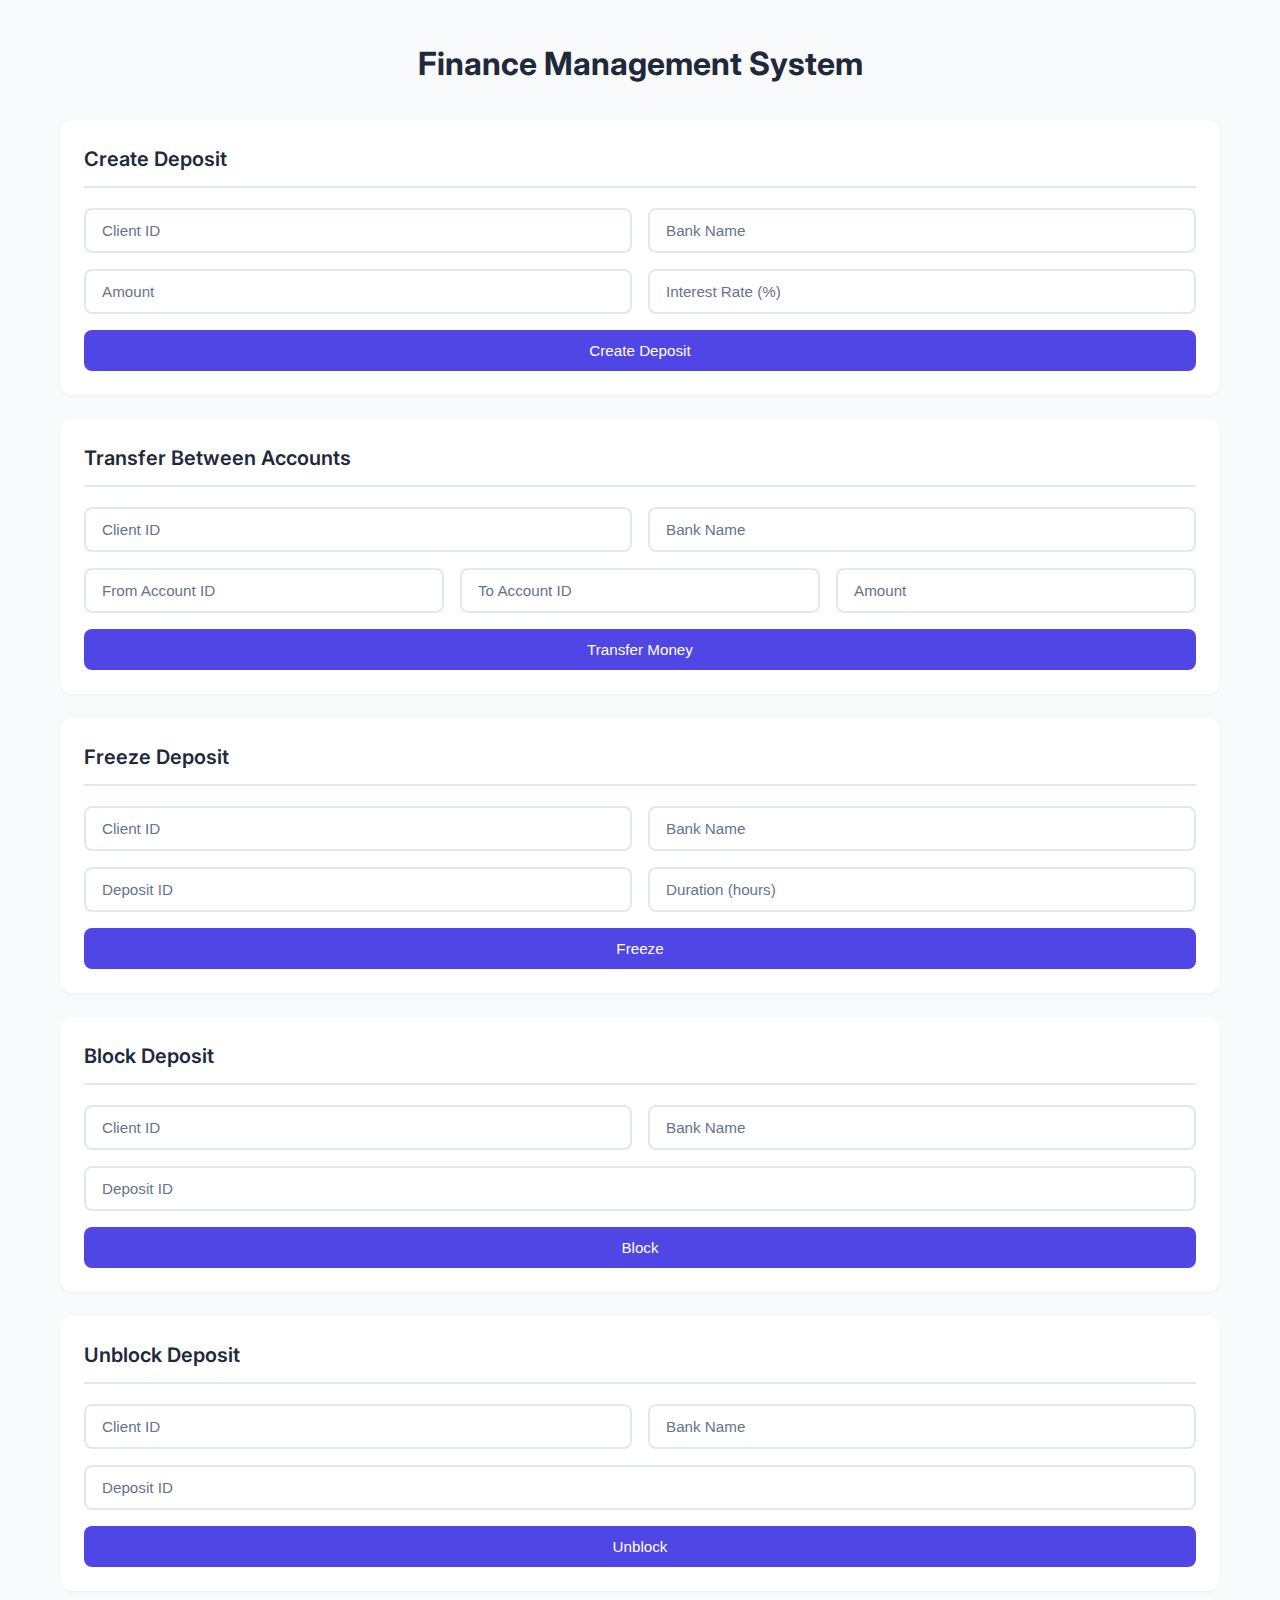
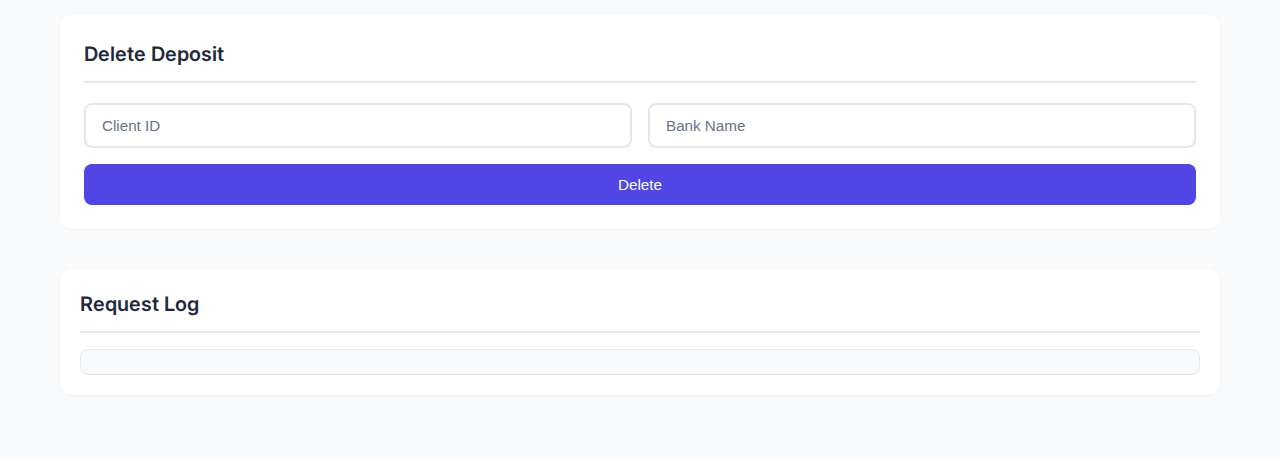
<file: static/index.html>
<!DOCTYPE html>
<html>
<head>
    <title>Finance Management</title>
    <link href="https://fonts.googleapis.com/css2?family=Inter:wght@400;500;600&display=swap" rel="stylesheet">
    <link rel="stylesheet" href="/static/styles.css">
    <link rel="stylesheet" href="https://cdnjs.cloudflare.com/ajax/libs/font-awesome/6.0.0/css/all.min.css">
</head>
<body>
    <div class="container">
        <h1>Finance Management System</h1>

        <!-- Create Deposit -->
        <div class="card">
            <h3>Create Deposit</h3>
            <div class="input-group">
                <input type="number" id="create_client_id" placeholder="Client ID">
                <input type="text" id="create_bank_name" placeholder="Bank Name">
            </div>
            <div class="input-group">
                <input type="number" id="create_amount" placeholder="Amount">
                <input type="number" id="create_interest" step="0.1" placeholder="Interest Rate (%)">
            </div>
            <button onclick="createDeposit()">Create Deposit</button>
            <div id="create_response" class="response"></div>
        </div>

        <!-- Transfer Between Accounts -->
        <div class="card">
            <h3>Transfer Between Accounts</h3>
            <div class="input-group">
                <input type="number" id="transfer_client_id" placeholder="Client ID">
                <input type="text" id="transfer_bank_name" placeholder="Bank Name">
            </div>
            <div class="input-group">
                <input type="number" id="from_account" placeholder="From Account ID">
                <input type="number" id="to_account" placeholder="To Account ID">
                <input type="number" id="transfer_amount" placeholder="Amount">
            </div>
            <button onclick="transferBetweenAccounts()">Transfer Money</button>
            <div id="transfer_response" class="response"></div>
        </div>

        <!-- Freeze Deposit -->
        <div class="card">
            <h3>Freeze Deposit</h3>
            <div class="input-group">
                <input type="number" id="freeze_client_id" placeholder="Client ID">
                <input type="text" id="freeze_bank_name" placeholder="Bank Name">
            </div>
            <div class="input-group">
                <input type="number" id="freeze_deposit_id" placeholder="Deposit ID">
                <input type="number" id="freeze_duration" placeholder="Duration (hours)">
            </div>
            <button onclick="freezeDeposit()">Freeze</button>
            <div id="freeze_response" class="response"></div>
        </div>

        <!-- Block Deposit -->
        <div class="card">
            <h3>Block Deposit</h3>
            <div class="input-group">
                <input type="number" id="block_client_id" placeholder="Client ID">
                <input type="text" id="block_bank_name" placeholder="Bank Name">
            </div>
            <div class="input-group">
                <input type="number" id="block_deposit_id" placeholder="Deposit ID">
            </div>
            <button onclick="blockDeposit()">Block</button>
            <div id="block_response" class="response"></div>
        </div>

        <!-- Unblock Deposit -->
        <div class="card">
            <h3>Unblock Deposit</h3>
            <div class="input-group">
                <input type="number" id="unblock_client_id" placeholder="Client ID">
                <input type="text" id="unblock_bank_name" placeholder="Bank Name">
            </div>
            <div class="input-group">
                <input type="number" id="unblock_deposit_id" placeholder="Deposit ID">
            </div>
            <button onclick="unblockDeposit()">Unblock</button>
            <div id="unblock_response" class="response"></div>
        </div>

        <!-- Delete Deposit -->
        <div class="card">
            <h3>Delete Deposit</h3>
            <div class="input-group">
                <input type="number" id="delete_client_id" placeholder="Client ID">
                <input type="text" id="delete_bank_name" placeholder="Bank Name">
            </div>
            <button onclick="deleteDeposit()">Delete</button>
            <div id="delete_response" class="response"></div>
        </div>

        <!-- Request Log -->
        <div class="card" id="request-log">
            <h3>Request Log</h3>
            <div id="request-log-entries"></div>
        </div>
    </div>

    <script src="/static/app.js"></script>
</body>
</html>
</file>
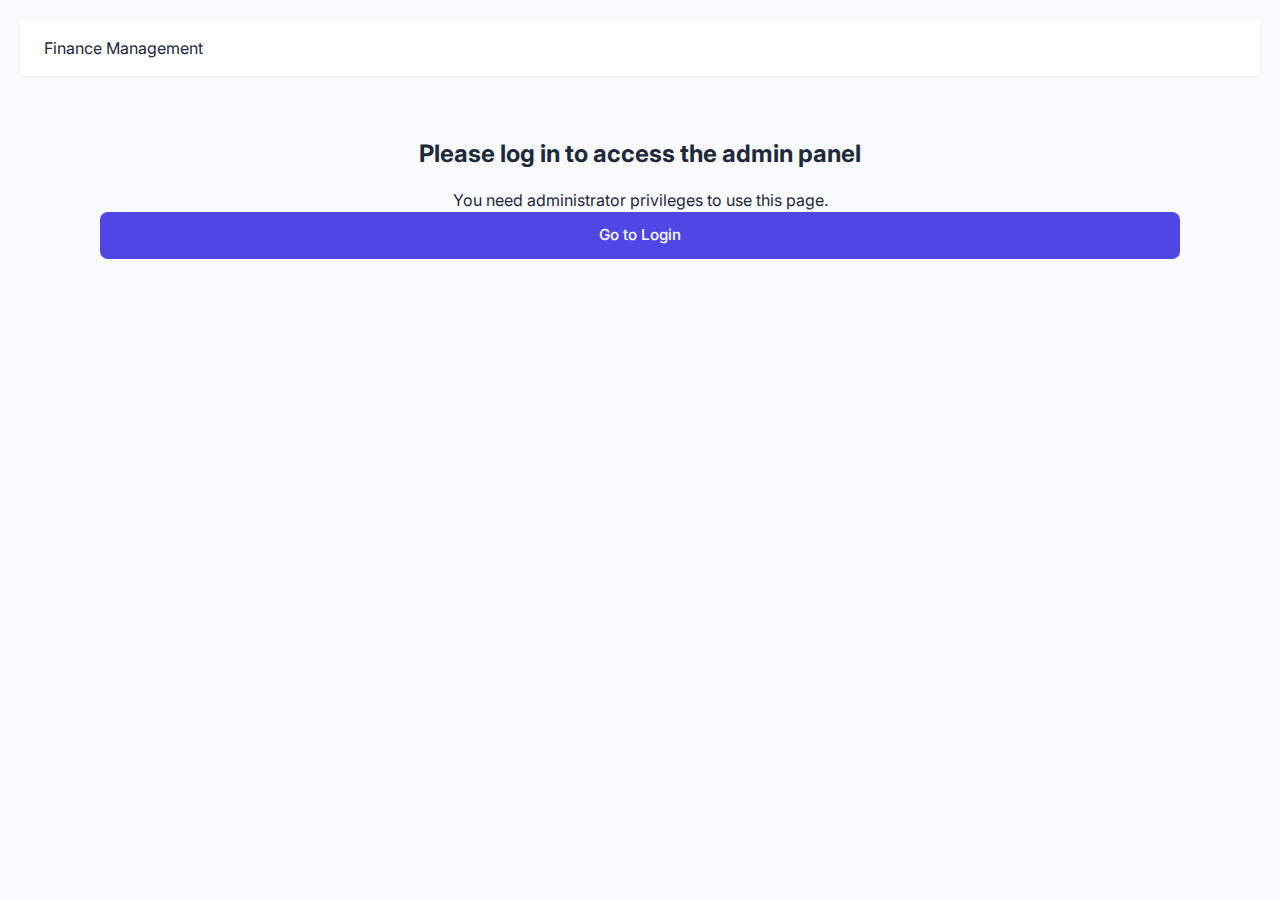
<file: static/admin.html>
<!DOCTYPE html>
<html>
<head>
    <title>Finance Management - Admin Panel</title>
    <link href="https://fonts.googleapis.com/css2?family=Inter:wght@400;500;600&display=swap" rel="stylesheet">
    <link rel="stylesheet" href="https://cdnjs.cloudflare.com/ajax/libs/font-awesome/6.0.0-beta3/css/all.min.css">
    <link rel="stylesheet" href="/static/styles.css">
    <meta name="viewport" content="width=device-width, initial-scale=1.0">
    <style>
        .admin-section {
            margin-bottom: 30px;
        }
        
        .admin-table {
            width: 100%;
            border-collapse: collapse;
            margin-top: 15px;
        }
        
        .admin-table th, .admin-table td {
            padding: 12px 15px;
            text-align: left;
            border-bottom: 1px solid #e2e8f0;
        }
        
        .admin-table th {
            background-color: #f1f5f9;
            font-weight: 600;
        }
        
        .user-actions {
            display: flex;
            gap: 8px;
        }
        
        .user-role {
            display: inline-block;
            padding: 3px 8px;
            border-radius: 3px;
            font-size: 0.8rem;
            font-weight: 500;
        }
        
        .role-client {
            background-color: #e2f8f0;
            color: #0d9488;
        }
        
        .role-admin {
            background-color: #fef2f2;
            color: #dc2626;
        }
        
        .no-users-message {
            text-align: center;
            padding: 30px;
            color: #64748b;
            font-style: italic;
        }
        
        .refresh-button {
            display: flex;
            align-items: center;
            gap: 8px;
            margin-bottom: 15px;
        }
    </style>
</head>
<body>
    <div class="navbar">
        <div class="logo">Finance Management</div>
        <div id="user-info" style="display: none;"></div>
    </div>

    <div class="container">
        <!-- Authentication check message -->
        <div id="auth-check" style="display: none; text-align: center; padding: 40px;">
            <h2>Please log in to access the admin panel</h2>
            <p>You need administrator privileges to use this page.</p>
            <a href="/auth" class="button primary">Go to Login</a>
        </div>

        <!-- Admin panel content -->
        <div id="app-content" style="display: none;">
            <div class="card">
                <h2>Admin Panel</h2>
                <p>Manage system users and settings</p>
                
                <!-- Admin Tabs -->
                <div class="admin-tabs">
                    <button class="tab-button active" data-tab="approvals-tab">User Approvals</button>
                    <button class="tab-button" data-tab="logs-tab">Action Logs</button>
                    <button class="tab-button" data-tab="actions-tab">User Actions</button>
                </div>
                
                <!-- User Approvals Tab -->
                <div id="approvals-tab" class="tab-content active">
                    <div class="admin-section">
                        <div class="section-header">
                            <h3>Pending User Approvals</h3>
                            <button class="refresh-button" onclick="loadPendingUsers()">
                                <i class="fas fa-sync-alt"></i> Refresh
                            </button>
                        </div>
                        
                        <div id="pending-users-container">
                            <div class="loading">Loading pending users...</div>
                        </div>
                    </div>
                </div>
                
                <!-- Action Logs Tab -->
                <div id="logs-tab" class="tab-content">
                    <div class="admin-section">
                        <div class="section-header">
                            <h3>Action Logs</h3>
                            <button class="refresh-button" onclick="loadActionLogs()">
                                <i class="fas fa-sync-alt"></i> Refresh
                            </button>
                        </div>
                        
                        <div class="filter-controls">
                            <div class="form-group">
                                <label for="log-filter-user">Username</label>
                                <input type="text" id="log-filter-user" placeholder="Filter by username">
                            </div>
                            <div class="form-group">
                                <label for="log-filter-start-date">From Date</label>
                                <input type="date" id="log-filter-start-date">
                            </div>
                            <div class="form-group">
                                <label for="log-filter-end-date">To Date</label>
                                <input type="date" id="log-filter-end-date">
                            </div>
                            <div class="form-group">
                                <label for="log-filter-type">Action Type</label>
                                <select id="log-filter-type">
                                    <option value="">All Types</option>
                                    <option value="create">Create Deposit</option>
                                    <option value="transfer">Transfer</option>
                                    <option value="freeze">Freeze</option>
                                    <option value="block">Block</option>
                                    <option value="unblock">Unblock</option>
                                    <option value="delete">Delete</option>
                                </select>
                            </div>
                            <button onclick="applyLogFilters()">Apply Filters</button>
                        </div>
                        
                        <div id="logs-container">
                            <div class="loading">Loading logs...</div>
                        </div>
                    </div>
                </div>
                
                <!-- User Actions Tab -->
                <div id="actions-tab" class="tab-content">
                    <div class="admin-section">
                        <div class="section-header">
                            <h3>Cancel User Actions</h3>
                        </div>
                        
                        <div class="admin-alert">
                            <i class="fas fa-exclamation-triangle"></i>
                            <p><strong>Warning:</strong> Cancelling user actions is irreversible and may affect their financial data.</p>
                        </div>
                        
                        <div class="form-group">
                            <label for="cancel-user-id">User ID</label>
                            <input type="number" id="cancel-user-id" placeholder="Enter user ID">
                        </div>
                        
                        <button class="danger-button" onclick="confirmCancelUserActions()">Cancel All User Actions</button>
                        
                        <div id="cancel-actions-response" class="response-container"></div>
                    </div>
                </div>
            </div>
        </div>
    </div>

    <script src="/static/app.js"></script>
    <script>
        document.addEventListener('DOMContentLoaded', function() {
            const authToken = sessionStorage.getItem('authToken');
            const userRole = sessionStorage.getItem('userRole');
            
            if (authToken && userRole === 'admin') {
                document.getElementById('app-content').style.display = 'block';
                document.getElementById('auth-check').style.display = 'none';
                
                // Display user info
                const userID = sessionStorage.getItem('userID');
                const username = sessionStorage.getItem('username') || userID;
                
                const userInfo = document.getElementById('user-info');
                userInfo.innerHTML = `
                    <div class="user-info-details">
                        <span class="username">${username}</span>
                        <span class="user-role admin">Administrator</span>
                    </div>
                    <button onclick="logoutUser()">Logout</button>
                `;
                userInfo.style.display = 'flex';
                
                // Load pending users
                loadPendingUsers();
            } else {
                document.getElementById('app-content').style.display = 'none';
                document.getElementById('auth-check').style.display = 'block';
            }
        });

        async function loadPendingUsers() {
            const container = document.getElementById('pending-users-container');
            container.innerHTML = '<div class="loading">Loading pending users...</div>';
            
            try {
                const response = await fetch('/admin/pending-users', {
                    method: 'GET',
                    headers: {
                        'Authorization': 'Bearer ' + sessionStorage.getItem('authToken'),
                        'Content-Type': 'application/json'
                    }
                });
                
                const result = await response.json();
                
                if (!response.ok) {
                    throw new Error(result.error || 'Failed to load pending users');
                }
                
                if (!result.pending_users || result.pending_users.length === 0) {
                    container.innerHTML = '<div class="no-users-message">No pending user approvals at this time</div>';
                    return;
                }
                
                // Create table to display pending users
                let html = `
                    <table class="admin-table">
                        <thead>
                            <tr>
                                <th>Username</th>
                                <th>Email</th>
                                <th>Role</th>
                                <th>Registration Date</th>
                                <th>Actions</th>
                            </tr>
                        </thead>
                        <tbody>
                `;
                
                result.pending_users.forEach(user => {
                    const createdDate = new Date(user.created_at).toLocaleString();
                    const roleClass = user.role === 'admin' ? 'role-admin' : 'role-client';
                    
                    html += `
                        <tr data-user-id="${user.id}">
                            <td>${user.username}</td>
                            <td>${user.email || '-'}</td>
                            <td><span class="user-role ${roleClass}">${user.role}</span></td>
                            <td>${createdDate}</td>
                            <td class="user-actions">
                                <button class="button success" onclick="approveUser(${user.id})">Approve</button>
                                <button class="button danger" onclick="rejectUser(${user.id})">Reject</button>
                            </td>
                        </tr>
                    `;
                });
                
                html += `
                        </tbody>
                    </table>
                `;
                
                container.innerHTML = html;
            } catch (error) {
                container.innerHTML = `<div class="error-message">Error: ${error.message}</div>`;
            }
        }
        
        async function approveUser(userId) {
            try {
                const response = await fetch('/admin/approve-user', {
                    method: 'POST',
                    headers: {
                        'Authorization': 'Bearer ' + sessionStorage.getItem('authToken'),
                        'Content-Type': 'application/json'
                    },
                    body: JSON.stringify({ user_id: userId })
                });
                
                const result = await response.json();
                
                if (response.ok) {
                    showFeedback('success', 'User approved successfully');
                    // Remove the user row from the table
                    const userRow = document.querySelector(`tr[data-user-id="${userId}"]`);
                    if (userRow) userRow.remove();
                    
                    // Check if there are no more users in the table
                    const tableRows = document.querySelectorAll('.admin-table tbody tr');
                    if (tableRows.length === 0) {
                        document.getElementById('pending-users-container').innerHTML = 
                            '<div class="no-users-message">No pending user approvals at this time</div>';
                    }
                } else {
                    showFeedback('error', result.error || 'Failed to approve user');
                }
            } catch (error) {
                showFeedback('error', 'Error: ' + error.message);
            }
        }
        
        async function rejectUser(userId) {
            if (!confirm('Are you sure you want to reject this user? This will delete their account.')) {
                return;
            }
            
            try {
                const response = await fetch('/admin/reject-user', {
                    method: 'POST',
                    headers: {
                        'Authorization': 'Bearer ' + sessionStorage.getItem('authToken'),
                        'Content-Type': 'application/json'
                    },
                    body: JSON.stringify({ user_id: userId })
                });
                
                const result = await response.json();
                
                if (response.ok) {
                    showFeedback('success', 'User rejected successfully');
                    // Remove the user row from the table
                    const userRow = document.querySelector(`tr[data-user-id="${userId}"]`);
                    if (userRow) userRow.remove();
                    
                    // Check if there are no more users in the table
                    const tableRows = document.querySelectorAll('.admin-table tbody tr');
                    if (tableRows.length === 0) {
                        document.getElementById('pending-users-container').innerHTML = 
                            '<div class="no-users-message">No pending user approvals at this time</div>';
                    }
                } else {
                    showFeedback('error', result.error || 'Failed to reject user');
                }
            } catch (error) {
                showFeedback('error', 'Error: ' + error.message);
            }
        }

        function showFeedback(type, message) {
            // This is a placeholder for the feedback display method
            // It should match what's used in app.js
            console.log(`${type}: ${message}`);
            
            const existingFeedback = document.querySelector('.feedback-message');
            if (existingFeedback) {
                document.body.removeChild(existingFeedback);
            }
            
            const feedback = document.createElement('div');
            feedback.className = `feedback-message ${type}`;
            
            let icon = '';
            switch(type) {
                case 'success': icon = '<i class="fas fa-check-circle"></i>'; break;
                case 'error': icon = '<i class="fas fa-exclamation-circle"></i>'; break;
                case 'info': icon = '<i class="fas fa-info-circle"></i>'; break;
            }
            
            feedback.innerHTML = `
                <div class="feedback-icon">${icon}</div>
                <div class="feedback-text">${message}</div>
                <button class="feedback-close">&times;</button>
            `;
            
            document.body.appendChild(feedback);
            
            setTimeout(() => {
                feedback.classList.add('visible');
            }, 10);
            
            const closeButton = feedback.querySelector('.feedback-close');
            closeButton.addEventListener('click', () => {
                feedback.classList.add('fade-out');
                setTimeout(() => {
                    if (feedback.parentNode) {
                        document.body.removeChild(feedback);
                    }
                }, 300);
            });
            
            if (type === 'success') {
                setTimeout(() => {
                    if (feedback.parentNode) {
                        feedback.classList.add('fade-out');
                        setTimeout(() => {
                            if (feedback.parentNode) {
                                document.body.removeChild(feedback);
                            }
                        }, 300);
                    }
                }, 5000);
            }
        }

        // Tab switching for admin panel
        const tabButtons = document.querySelectorAll('.tab-button');
        tabButtons.forEach(button => {
            button.addEventListener('click', function() {
                // Remove active class from all buttons
                tabButtons.forEach(btn => btn.classList.remove('active'));
                
                // Add active class to current button
                this.classList.add('active');
                
                // Hide all tab content
                const tabContents = document.querySelectorAll('.tab-content');
                tabContents.forEach(content => content.classList.remove('active'));
                
                // Show the corresponding tab content
                const targetTabId = this.getAttribute('data-tab');
                document.getElementById(targetTabId).classList.add('active');
                
                // Load data based on selected tab
                if (targetTabId === 'logs-tab') {
                    loadActionLogs();
                } else if (targetTabId === 'approvals-tab') {
                    loadPendingUsers();
                }
            });
        });

        async function loadActionLogs(filters = {}) {
            const container = document.getElementById('logs-container');
            container.innerHTML = '<div class="loading">Loading action logs...</div>';
            
            try {
                // Build query string from filters
                const queryParams = new URLSearchParams();
                for (const [key, value] of Object.entries(filters)) {
                    if (value) queryParams.append(key, value);
                }
                
                const response = await fetch('/admin/action-logs?' + queryParams.toString(), {
                    method: 'GET',
                    headers: {
                        'Authorization': 'Bearer ' + sessionStorage.getItem('authToken'),
                        'Content-Type': 'application/json'
                    }
                });
                
                if (!response.ok) {
                    throw new Error('Failed to load action logs');
                }
                
                const result = await response.json();
                
                if (!result.database_logs || result.database_logs.length === 0) {
                    container.innerHTML = '<div class="no-data-message">No action logs found</div>';
                    return;
                }
                
                // Create table to display logs
                let html = `
                    <table class="admin-table">
                        <thead>
                            <tr>
                                <th>ID</th>
                                <th>User</th>
                                <th>Action</th>
                                <th>Amount</th>
                                <th>Details</th>
                                <th>Timestamp</th>
                                <th>Cancelled</th>
                            </tr>
                        </thead>
                        <tbody>
                `;
                
                result.database_logs.forEach(log => {
                    const date = new Date(log.timestamp).toLocaleString();
                    let cancelInfo = 'No';
                    
                    if (log.cancelled_by) {
                        const cancelDate = new Date(log.cancel_time).toLocaleString();
                        cancelInfo = `By Admin #${log.cancelled_by} on ${cancelDate}`;
                    }
                    
                    html += `
                        <tr>
                            <td>${log.id}</td>
                            <td>${log.username} (#${log.user_id})</td>
                            <td>${log.type}</td>
                            <td>${log.amount ? '$' + log.amount.toFixed(2) : '–'}</td>
                            <td>${log.metadata}</td>
                            <td>${date}</td>
                            <td>${cancelInfo}</td>
                        </tr>
                    `;
                });
                
                html += `
                        </tbody>
                    </table>
                `;
                
                // Add system logs section if available
                if (result.system_logs && result.system_logs.length > 0) {
                    html += `
                        <div class="system-logs-section">
                            <h4>System Logs</h4>
                            <div class="system-logs-container">
                                <pre>${result.system_logs.join("\n")}</pre>
                            </div>
                        </div>
                    `;
                }
                
                container.innerHTML = html;
            } catch (error) {
                container.innerHTML = `<div class="error-message">Error: ${error.message}</div>`;
            }
        }
        
        function applyLogFilters() {
            const filters = {
                username: document.getElementById('log-filter-user').value,
                start_date: document.getElementById('log-filter-start-date').value,
                end_date: document.getElementById('log-filter-end-date').value,
                type: document.getElementById('log-filter-type').value
            };
            
            loadActionLogs(filters);
        }
        
        function confirmCancelUserActions() {
            const userId = document.getElementById('cancel-user-id').value;
            
            if (!userId) {
                showFeedback('error', 'Please enter a user ID');
                return;
            }
            
            if (confirm(`Are you sure you want to cancel all actions for user ID ${userId}? This action cannot be undone.`)) {
                cancelUserActions(userId);
            }
        }
        
        async function cancelUserActions(userId) {
            try {
                const response = await fetch('/admin/cancel-user-actions', {
                    method: 'POST',
                    headers: {
                        'Authorization': 'Bearer ' + sessionStorage.getItem('authToken'),
                        'Content-Type': 'application/json'
                    },
                    body: JSON.stringify({ user_id: parseInt(userId) })
                });
                
                const result = await response.json();
                
                if (response.ok) {
                    showFeedback('success', `Successfully cancelled ${result.cancelled_count} user actions`);
                    
                    // Clear the input field
                    document.getElementById('cancel-user-id').value = '';
                    
                    // Update the response container
                    const responseContainer = document.getElementById('cancel-actions-response');
                    responseContainer.innerHTML = `
                        <div class="operation-status status-success">
                            <div class="status-icon"><i class="fas fa-check-circle"></i></div>
                            <div class="status-content">
                                <h4>Success</h4>
                                <p>Cancelled ${result.cancelled_count} actions for user #${userId}</p>
                            </div>
                        </div>
                    `;
                    responseContainer.classList.add('visible');
                } else {
                    showFeedback('error', result.error || 'Failed to cancel user actions');
                }
            } catch (error) {
                showFeedback('error', 'Error: ' + error.message);
            }
        }
    </script>

    <style>
        .admin-tabs {
            display: flex;
            border-bottom: 1px solid #e2e8f0;
            margin-bottom: 20px;
        }
        
        .tab-button {
            padding: 12px 24px;
            background: transparent;
            border: none;
            border-bottom: 3px solid transparent;
            font-weight: 500;
            color: #64748b;
            cursor: pointer;
            transition: all 0.3s ease;
        }
        
        .tab-button.active {
            color: var(--primary-color);
            border-bottom-color: var(--primary-color);
        }
        
        .tab-content {
            display: none;
        }
        
        .tab-content.active {
            display: block;
        }
        
        .admin-alert {
            display: flex;
            align-items: center;
            padding: 15px;
            margin-bottom: 20px;
            background-color: #fff8ed;
            border-left: 4px solid #f59e0b;
            border-radius: 4px;
        }
        
        .admin-alert i {
            font-size: 24px;
            color: #f59e0b;
            margin-right: 15px;
        }
        
        .danger-button {
            background-color: #dc2626;
        }
        
        .danger-button:hover {
            background-color: #b91c1c;
        }
        
        .system-logs-section {
            margin-top: 30px;
        }
        
        .system-logs-container {
            max-height: 400px;
            overflow-y: auto;
            background: #1e293b;
            color: #e2e8f0;
            border-radius: 6px;
            padding: 15px;
        }
        
        .system-logs-container pre {
            margin: 0;
            white-space: pre-wrap;
            font-family: monospace;
        }
    </style>
</body>
</html>
</file>
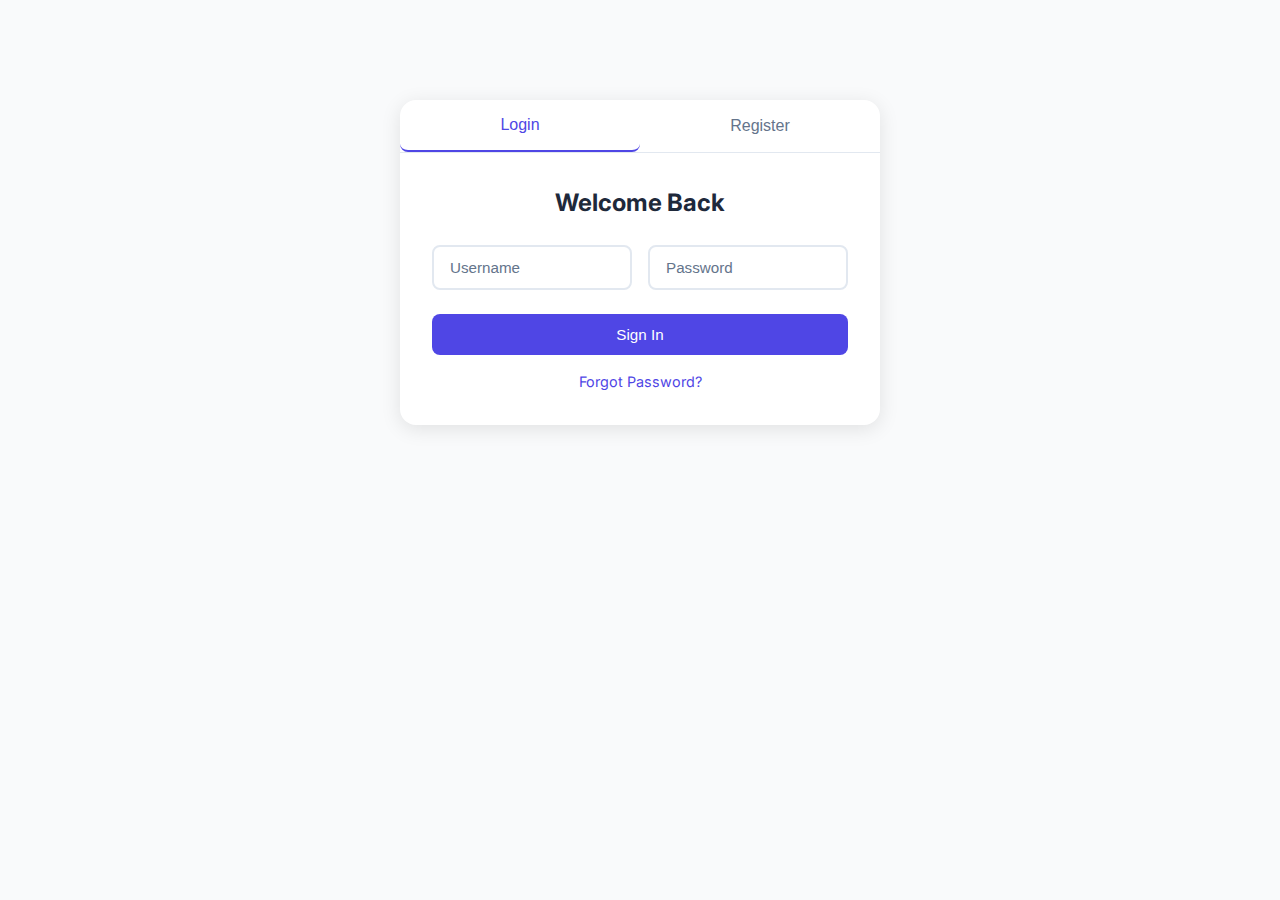
<file: static/auth.html>
<!DOCTYPE html>
<html>
<head>
    <title>Finance Management - Authentication</title>
    <link href="https://fonts.googleapis.com/css2?family=Inter:wght@400;500;600&display=swap" rel="stylesheet">
    <link rel="stylesheet" href="/static/styles.css">
    <link rel="stylesheet" href="/static/auth.css">
</head>
<body>
    <div class="container">
        <div class="auth-wrapper">
            <div class="auth-tabs">
                <button class="auth-tab active" onclick="switchTab('login')">Login</button>
                <button class="auth-tab" onclick="switchTab('register')">Register</button>
            </div>

            <!-- Login Form -->
            <div id="login-form" class="auth-form active">
                <h2>Welcome Back</h2>
                <div class="input-group">
                    <input type="text" id="login-nickname" placeholder="Username">
                    <input type="password" id="login-password" placeholder="Password">
                </div>
                <button onclick="login()">Sign In</button>
                <div class="form-footer">
                    <a href="#" onclick="showForgotPassword()">Forgot Password?</a>
                </div>
            </div>

            <!-- Register Form -->
            <div id="register-form" class="auth-form">
                <h2>Create Account</h2>
                <div class="input-group">
                    <input type="text" id="register-name" placeholder="Full Name">
                    <input type="text" id="register-email" placeholder="Email">
                    <input type="text" id="register-nickname" placeholder="Username">
                    <select id="register-role" class="role-select">
                        <option value="">Select Role</option>
                        <option value="client">Client</option>
                        <option value="admin">Admin</option>
                    </select>
                    <input type="password" id="register-password" placeholder="Password">
                    <input type="password" id="register-confirm-password" placeholder="Confirm Password">
                </div>
                <button onclick="register()">Create Account</button>
            </div>
        </div>
    </div>
    <script src="/static/auth.js"></script>
</body>
</html>
</file>
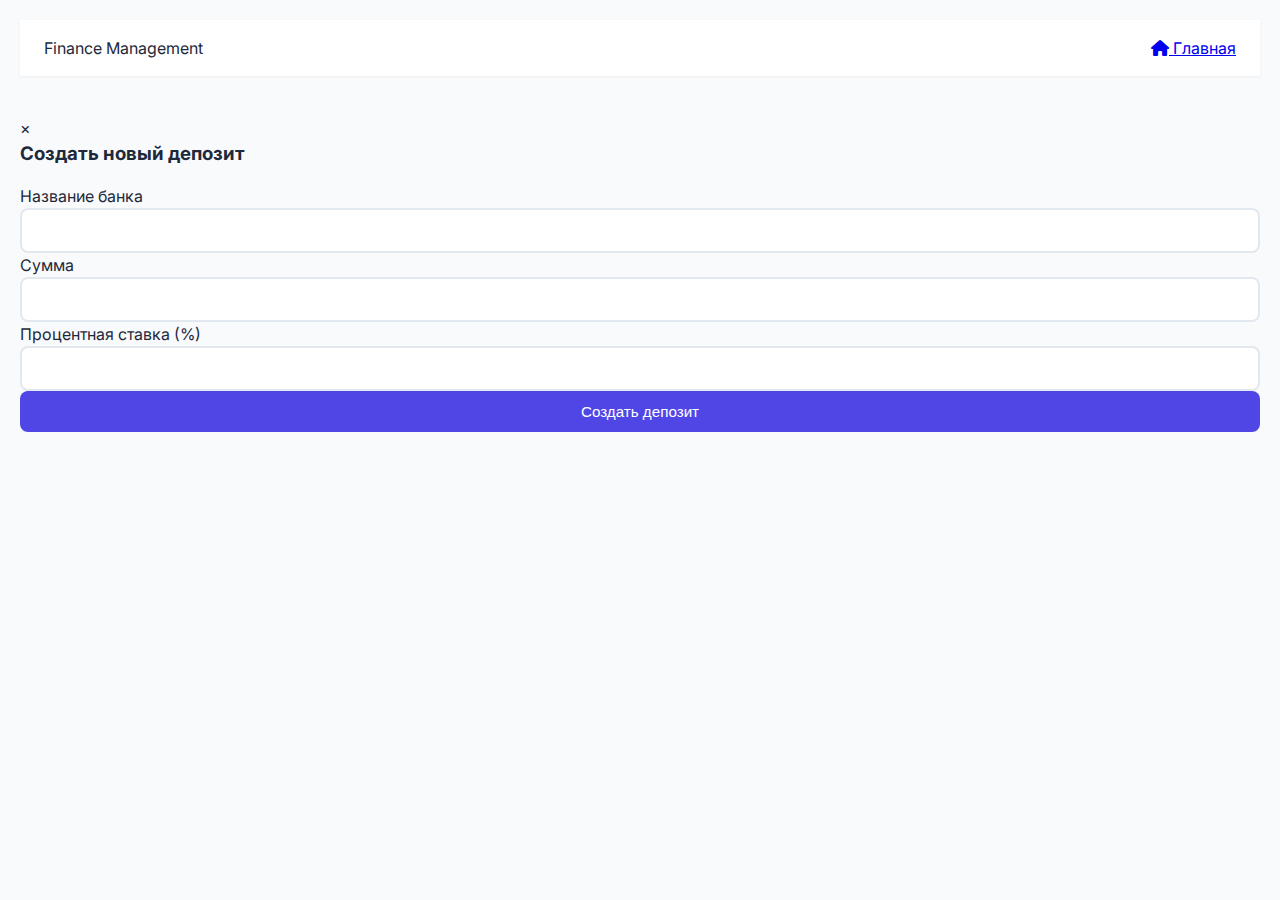
<file: static/deposits.html>
<!DOCTYPE html>
<html>
<head>
    <title>Управление депозитами - Finance Management</title>
    <link href="https://fonts.googleapis.com/css2?family=Inter:wght@400;500;600&display=swap" rel="stylesheet">
    <link rel="stylesheet" href="https://cdnjs.cloudflare.com/ajax/libs/font-awesome/6.0.0-beta3/css/all.min.css">
    <link rel="stylesheet" href="/static/styles.css">
    <meta name="viewport" content="width=device-width, initial-scale=1.0">
</head>
<body>
    <div class="navbar">
        <div class="logo">Finance Management</div>
        <div class="nav-links">
            <a href="/" class="nav-link"><i class="fas fa-home"></i> Главная</a>
        </div>
        <div id="user-info" style="display: none;"></div>
    </div>

    <div class="container">
        <div id="auth-check" style="display: none; text-align: center; padding: 40px;">
            <h2>Пожалуйста, войдите в систему</h2>
            <p>Для доступа к управлению депозитами необходима авторизация.</p>
            <a href="/auth" class="button primary">Войти</a>
        </div>

        <div id="app-content" style="display: none;">
            <div class="page-header">
                <h1>Управление депозитами</h1>
                <button class="primary-button" onclick="showCreateDepositModal()">
                    <i class="fas fa-plus"></i> Открыть новый депозит
                </button>
            </div>
        </div>
    </div>

    <!-- Create Deposit Modal -->
    <div id="create-deposit-modal" class="modal">
        <div class="modal-content">
            <span class="close" onclick="closeDepositModal()">&times;</span>
            <h3>Создать новый депозит</h3>
            <form id="create-deposit-form">
                <div class="form-group">
                    <label for="create_bank_name">Название банка</label>
                    <input type="text" id="create_bank_name" required>
                </div>
                <div class="form-group">
                    <label for="create_amount">Сумма</label>
                    <input type="number" id="create_amount" min="0" step="0.01" required>
                </div>
                <div class="form-group">
                    <label for="create_interest">Процентная ставка (%)</label>
                    <input type="number" id="create_interest" min="0" max="100" step="0.1" required>
                </div>
                <button type="button" onclick="createDeposit()" class="primary-button">Создать депозит</button>
            </form>
        </div>
    </div>

    <script src="/static/app.js"></script>
    <script>
        function closeDepositModal() {
            document.getElementById('create-deposit-modal').style.display = 'none';
            window.location.href = '/';
        }
    </script>
</body>
</html>
</file>
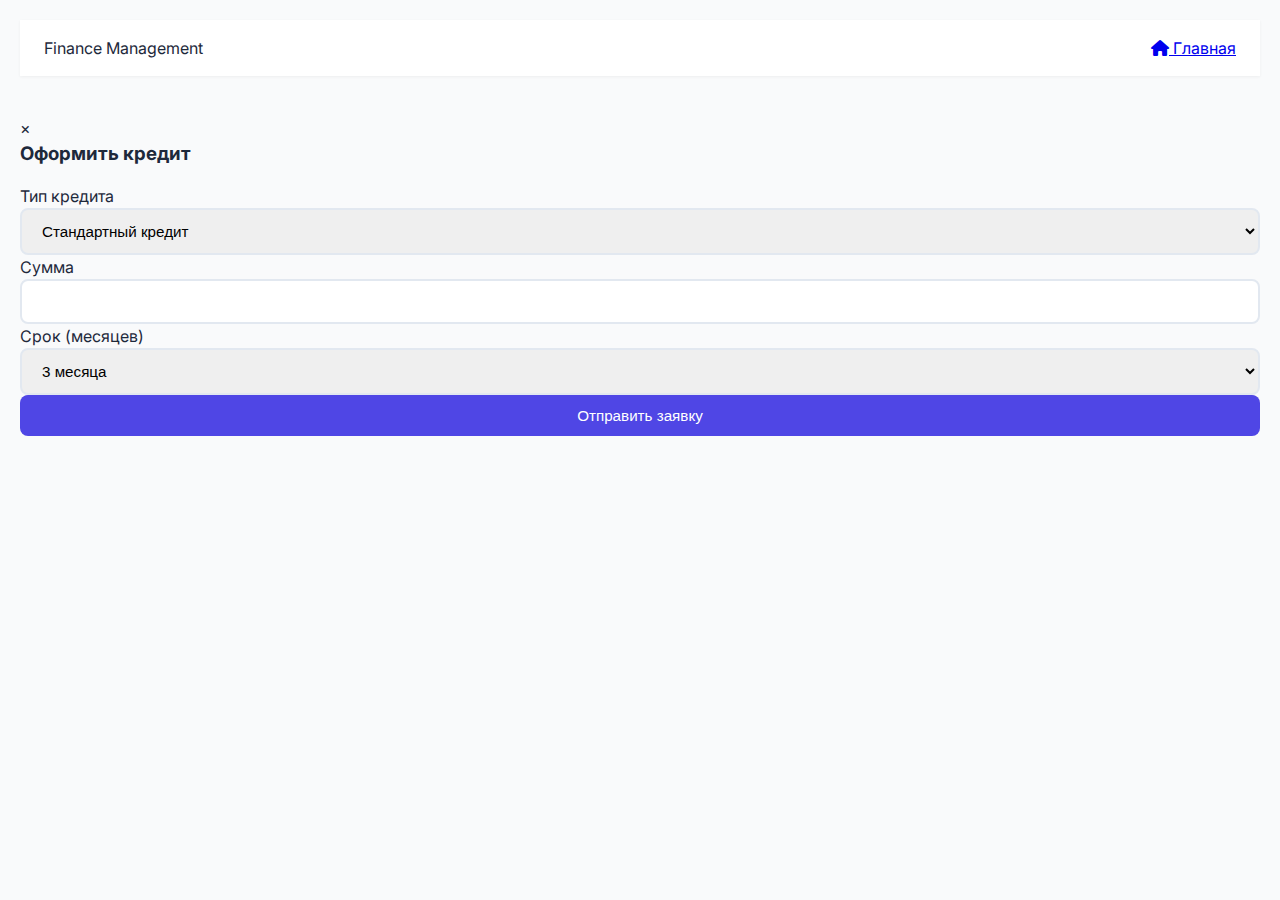
<file: static/loans.html>
<!DOCTYPE html>
<html>
<head>
    <title>Управление кредитами - Finance Management</title>
    <link href="https://fonts.googleapis.com/css2?family=Inter:wght@400;500;600&display=swap" rel="stylesheet">
    <link rel="stylesheet" href="https://cdnjs.cloudflare.com/ajax/libs/font-awesome/6.0.0-beta3/css/all.min.css">
    <link rel="stylesheet" href="/static/styles.css">
    <meta name="viewport" content="width=device-width, initial-scale=1.0">
</head>
<body>
    <div class="navbar">
        <div class="logo">Finance Management</div>
        <div class="nav-links">
            <a href="/" class="nav-link"><i class="fas fa-home"></i> Главная</a>
        </div>
        <div id="user-info" style="display: none;"></div>
    </div>

    <div class="container">
        <div id="auth-check" style="display: none; text-align: center; padding: 40px;">
            <h2>Пожалуйста, войдите в систему</h2>
            <p>Для доступа к управлению кредитами необходима авторизация.</p>
            <a href="/auth" class="button primary">Войти</a>
        </div>

        <div id="app-content" style="display: none;">
            <div class="page-header">
                <h1>Управление кредитами</h1>
                <button class="primary-button" onclick="showCreateLoanModal()">
                    <i class="fas fa-plus"></i> Оформить кредит
                </button>
            </div>
        </div>
    </div>

    <!-- Create Loan Modal -->
    <div id="create-loan-modal" class="modal">
        <div class="modal-content">
            <span class="close" onclick="closeLoanModal()">&times;</span>
            <h3>Оформить кредит</h3>
            <form id="create-loan-form" onsubmit="handleLoanSubmit(event)">
                <div class="form-group">
                    <label for="loan_type">Тип кредита</label>
                    <select id="loan_type" required>
                        <option value="standard">Стандартный кредит</option>
                        <option value="installment">Рассрочка</option>
                    </select>
                </div>
                <div class="form-group">
                    <label for="loan_amount">Сумма</label>
                    <input type="number" id="loan_amount" min="0" step="0.01" required>
                </div>
                <div class="form-group">
                    <label for="loan_term">Срок (месяцев)</label>
                    <select id="loan_term" required>
                        <option value="3">3 месяца</option>
                        <option value="6">6 месяцев</option>
                        <option value="12">12 месяцев</option>
                        <option value="24">24 месяца</option>
                        <option value="36">36 месяцев</option>
                    </select>
                </div>
                <button type="submit" class="primary-button">Отправить заявку</button>
            </form>
        </div>
    </div>

    <script src="/static/app.js"></script>
    <script>
        function showCreateLoanModal() {
            document.getElementById('create-loan-modal').style.display = 'block';
        }

        function closeLoanModal() {
            document.getElementById('create-loan-modal').style.display = 'none';
            window.location.href = '/';
        }

        async function handleLoanSubmit(event) {
            event.preventDefault();
            
            const data = {
                type: document.getElementById('loan_type').value,
                amount: parseFloat(document.getElementById('loan_amount').value),
                term_months: parseInt(document.getElementById('loan_term').value)
            };

            try {
                const response = await fetch('/loan/request', {
                    method: 'POST',
                    headers: {
                        'Authorization': 'Bearer ' + sessionStorage.getItem('authToken'),
                        'Content-Type': 'application/json'
                    },
                    body: JSON.stringify(data)
                });

                const result = await response.json();

                if (response.ok) {
                    showFeedback('success', 'Заявка на кредит успешно отправлена');
                    closeLoanModal();
                } else {
                    showFeedback('error', result.error || 'Ошибка при отправке заявки');
                }
            } catch (error) {
                showFeedback('error', 'Ошибка при отправке заявки: ' + error.message);
            }
        }
    </script>
</body>
</html>
</file>
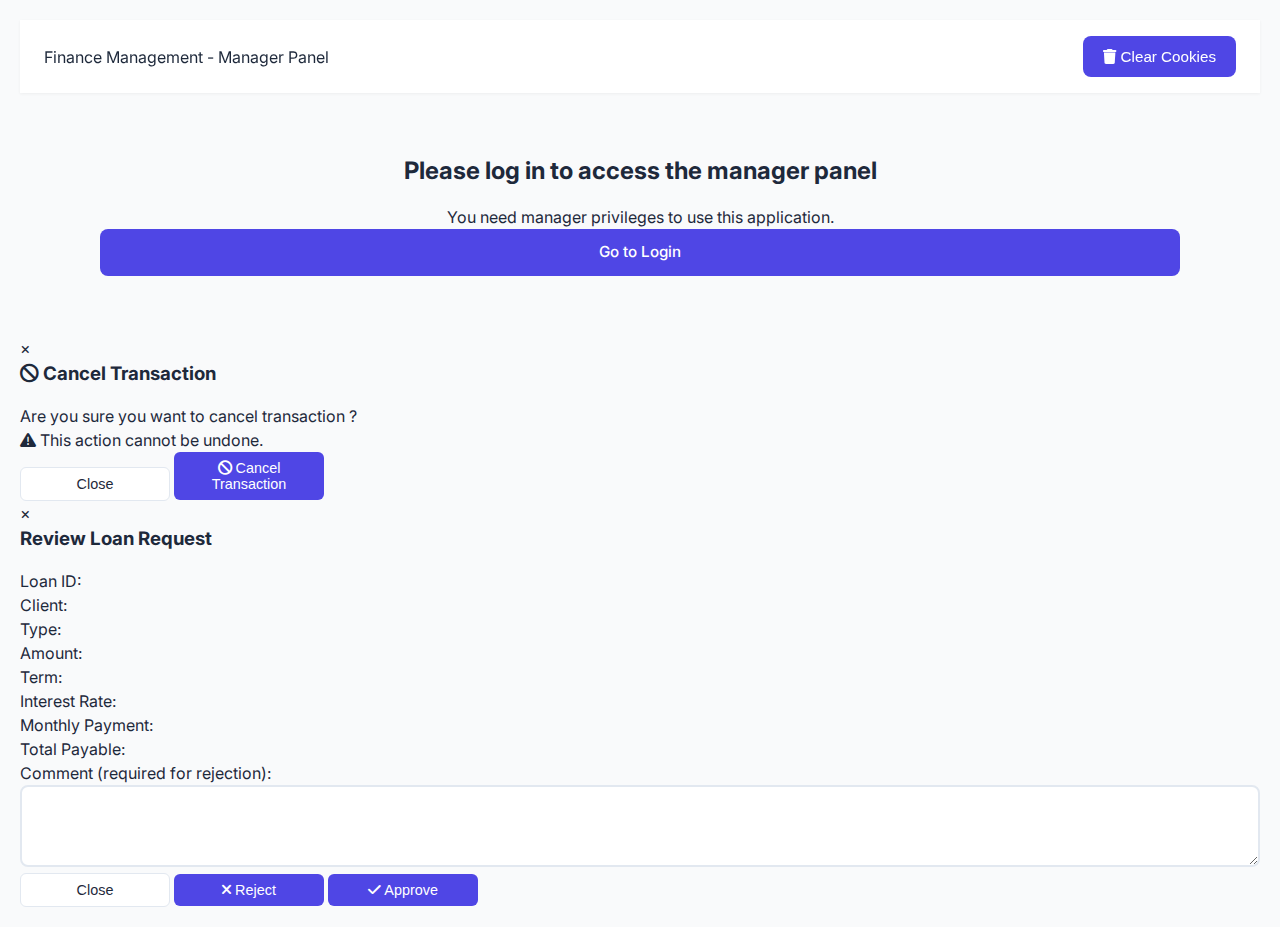
<file: static/manager.html>
<!DOCTYPE html>
<html>
<head>
    <title>Finance Management - Manager Panel</title>
    <link href="https://fonts.googleapis.com/css2?family=Inter:wght@400;500;600&display=swap" rel="stylesheet">
    <link rel="stylesheet" href="https://cdnjs.cloudflare.com/ajax/libs/font-awesome/6.0.0-beta3/css/all.min.css">
    <link rel="stylesheet" href="/static/styles.css">
    <meta name="viewport" content="width=device-width, initial-scale=1.0">
</head>
<body>
    <div class="navbar">
        <div class="logo">Finance Management - Manager Panel</div>
        <div class="navbar-actions">
            <button onclick="clearAllCookies()" class="clear-cookies-btn" title="Clear all cookies">
                <i class="fas fa-trash"></i> Clear Cookies
            </button>
        </div>
        <div id="user-info" style="display: none;"></div>
    </div>

    <!-- Loan Notifications Container -->
    <div id="loan-notifications"></div>

    <div class="container">
        <div id="auth-check" style="display: none; text-align: center; padding: 40px;">
            <h2>Please log in to access the manager panel</h2>
            <p>You need manager privileges to use this application.</p>
            <a href="/auth" class="button primary">Go to Login</a>
        </div>

        <div id="app-content" style="display: none;">
            <div class="tab-navigation">
                <button class="tab-button active" data-tab="stats-tab">
                    <i class="fas fa-chart-line icon"></i>Statistics
                </button>
                <button class="tab-button" data-tab="transactions-tab">
                    <i class="fas fa-exchange-alt icon"></i>Transactions
                </button>
                <button class="tab-button" data-tab="loans-tab">
                    <i class="fas fa-file-invoice-dollar icon"></i>Pending Loans
                </button>
            </div>

            <!-- Statistics Tab -->
            <div id="stats-tab" class="tab-content active">
                <div class="card">
                    <h3><i class="fas fa-chart-pie"></i> Transaction Statistics</h3>
                    <div id="stats-container" class="dashboard-grid">
                        <div class="stat-card">
                            <div class="stat-title">Total Transactions</div>
                            <div class="stat-value" id="total-transactions">Loading...</div>
                        </div>
                        <div class="stat-card">
                            <div class="stat-title">Total Amount</div>
                            <div class="stat-value" id="total-amount">Loading...</div>
                        </div>
                        <div class="stat-card">
                            <div class="stat-title">Active Users</div>
                            <div class="stat-value" id="active-users">Loading...</div>
                        </div>
                        <div class="stat-card">
                            <div class="stat-title">Average Transaction</div>
                            <div class="stat-value" id="avg-transaction">Loading...</div>
                        </div>
                    </div>
                </div>
            </div>

            <!-- Transactions Tab -->
            <div id="transactions-tab" class="tab-content">
                <div class="card">
                    <h3><i class="fas fa-history"></i> Transaction History</h3>
                    <div class="filters">
                        <div class="filter-group">
                            <label for="username-filter">Username:</label>
                            <input type="text" id="username-filter" placeholder="Filter by username">
                        </div>
                        <div class="filter-group">
                            <label for="type-filter">Type:</label>
                            <select id="type-filter">
                                <option value="">All</option>
                                <option value="transfer">Transfer</option>
                                <option value="freeze">Freeze</option>
                                <option value="block">Block</option>
                                <option value="unblock">Unblock</option>
                            </select>
                        </div>
                        <div class="filter-group">
                            <label for="date-filter">Date:</label>
                            <input type="date" id="date-filter">
                        </div>
                        <button id="apply-filters" class="action-btn primary">
                            <i class="fas fa-filter"></i> Apply Filters
                        </button>
                    </div>
                    
                    <div class="table-responsive">
                        <table id="transactions-table">
                            <thead>
                                <tr>
                                    <th>ID</th>
                                    <th>User</th>
                                    <th>Type</th>
                                    <th>Amount</th>
                                    <th>Date</th>
                                    <th>Actions</th>
                                </tr>
                            </thead>
                            <tbody id="transactions-list">
                                <tr>
                                    <td colspan="6" class="loading-row">Loading transactions...</td>
                                </tr>
                            </tbody>
                        </table>
                    </div>
                </div>
            </div>

            <!-- Pending Loans Tab -->
            <div id="loans-tab" class="tab-content">
                <div class="card">
                    <h3><i class="fas fa-file-invoice-dollar"></i> Loan Management</h3>
                    
                    <div class="filters">
                        <div class="filter-group">
                            <label for="loan-status-filter">Status:</label>
                            <select id="loan-status-filter">
                                <option value="pending" selected>Pending</option>
                                <option value="approved">Approved</option>
                                <option value="rejected">Rejected</option>
                                <option value="active">Active</option>
                                <option value="completed">Completed</option>
                            </select>
                        </div>
                        <button id="refresh-loans" class="action-btn primary">
                            <i class="fas fa-sync"></i> Refresh
                        </button>
                    </div>
                    
                    <div class="table-responsive">
                        <table id="loans-table">
                            <thead>
                                <tr>
                                    <th>ID</th>
                                    <th>User</th>
                                    <th>Type</th>
                                    <th>Amount</th>
                                    <th>Term</th>
                                    <th>Interest</th>
                                    <th>Total</th>
                                    <th>Created</th>
                                    <th>Actions</th>
                                </tr>
                            </thead>
                            <tbody id="loans-list">
                                <tr>
                                    <td colspan="9" class="loading-row">Loading loans...</td>
                                </tr>
                            </tbody>
                        </table>
                    </div>
                </div>
            </div>
        </div>
    </div>

    <!-- Cancel Transaction Modal -->
    <div id="cancel-transaction-modal" class="modal">
        <div class="modal-content">
            <span class="close-modal">&times;</span>
            <h3><i class="fas fa-ban"></i> Cancel Transaction</h3>
            <p>Are you sure you want to cancel transaction <span id="cancel-transaction-id"></span>?</p>
            <p class="warning"><i class="fas fa-exclamation-triangle"></i> This action cannot be undone.</p>
            <div class="modal-actions">
                <button class="action-btn secondary" id="cancel-modal-close">Close</button>
                <button class="action-btn danger" id="confirm-cancel-transaction">
                    <i class="fas fa-ban"></i> Cancel Transaction
                </button>
            </div>
        </div>
    </div>

    <!-- Loan Review Modal -->
    <div id="review-loan-modal" class="modal">
        <div class="modal-content">
            <span class="close-modal">&times;</span>
            <h3 id="review-loan-title">Review Loan Request</h3>
            <div class="loan-review-details">
                <div class="loan-info-group">
                    <label>Loan ID:</label>
                    <span id="review-loan-id"></span>
                </div>
                <div class="loan-info-group">
                    <label>Client:</label>
                    <span id="review-loan-user"></span>
                </div>
                <div class="loan-info-group">
                    <label>Type:</label>
                    <span id="review-loan-type"></span>
                </div>
                <div class="loan-info-group">
                    <label>Amount:</label>
                    <span id="review-loan-amount"></span>
                </div>
                <div class="loan-info-group">
                    <label>Term:</label>
                    <span id="review-loan-term"></span>
                </div>
                <div class="loan-info-group">
                    <label>Interest Rate:</label>
                    <span id="review-loan-interest"></span>
                </div>
                <div class="loan-info-group">
                    <label>Monthly Payment:</label>
                    <span id="review-loan-monthly"></span>
                </div>
                <div class="loan-info-group">
                    <label>Total Payable:</label>
                    <span id="review-loan-total"></span>
                </div>
                <div class="form-group">
                    <label for="review-loan-comment">Comment (required for rejection):</label>
                    <textarea id="review-loan-comment" rows="3"></textarea>
                </div>
            </div>
            <div class="modal-actions">
                <button class="action-btn secondary" id="loan-modal-close">Close</button>
                <button class="action-btn danger" id="reject-loan">
                    <i class="fas fa-times"></i> Reject
                </button>
                <button class="action-btn success" id="approve-loan">
                    <i class="fas fa-check"></i> Approve
                </button>
            </div>
        </div>
    </div>

    <script src="/static/app.js"></script>
    <script src="/static/manager.js"></script>
</body>
</html>
</file>
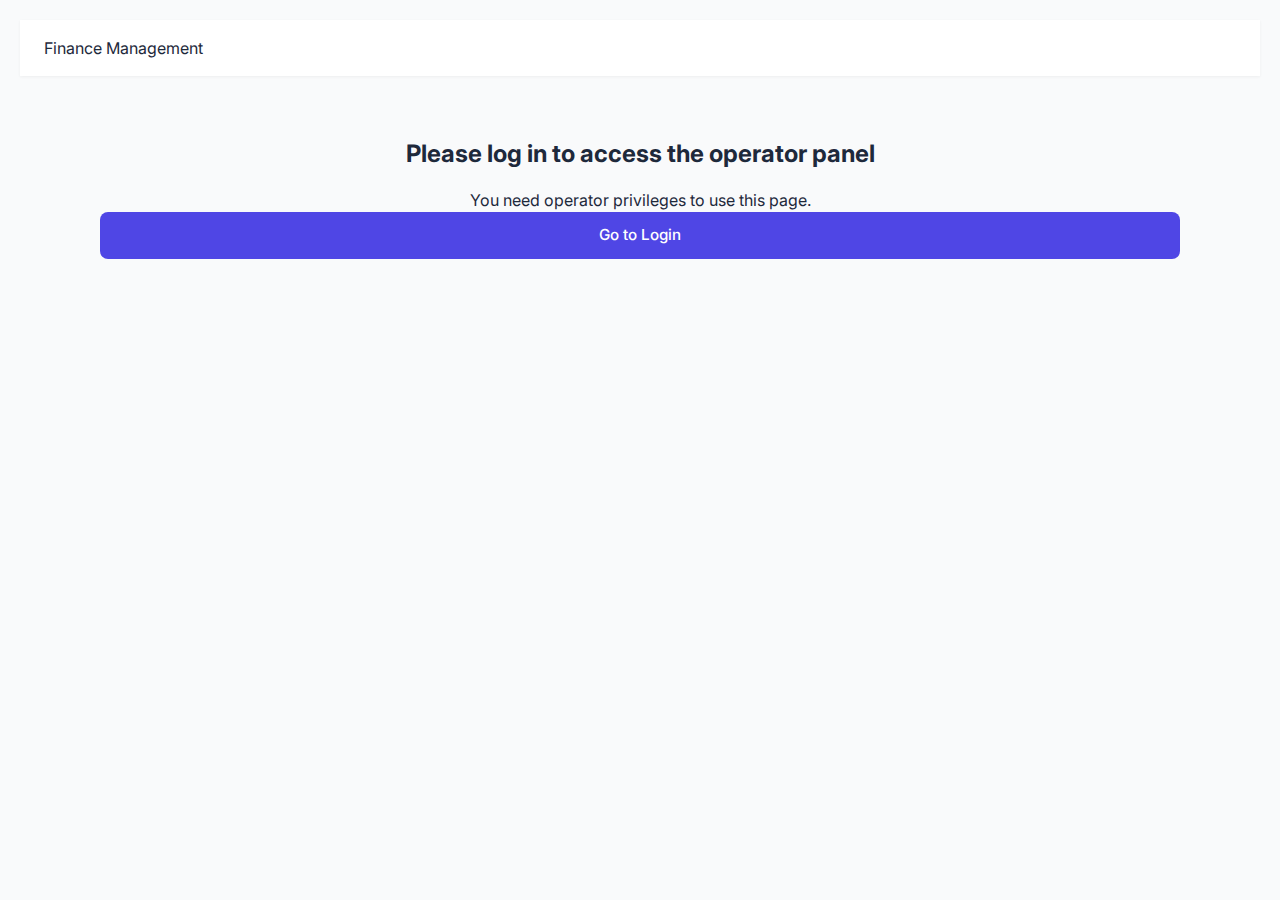
<file: static/operator.html>
<!DOCTYPE html>
<html>
<head>
    <title>Finance Management - Operator Panel</title>
    <link href="https://fonts.googleapis.com/css2?family=Inter:wght@400;500;600&display=swap" rel="stylesheet">
    <link rel="stylesheet" href="https://cdnjs.cloudflare.com/ajax/libs/font-awesome/6.0.0-beta3/css/all.min.css">
    <link rel="stylesheet" href="/static/styles.css">
    <meta name="viewport" content="width=device-width, initial-scale=1.0">
    <style>
        .operator-section {
            margin-bottom: 30px;
        }
        
        .transaction-table {
            width: 100%;
            border-collapse: collapse;
            margin-top: 15px;
        }
        
        .transaction-table th, .transaction-table td {
            padding: 12px 15px;
            text-align: left;
            border-bottom: 1px solid #e2e8f0;
        }
        
        .transaction-table th {
            background-color: #f1f5f9;
            font-weight: 600;
        }
        
        .cancellation-used {
            color: #dc2626;
            font-size: 0.9em;
            font-style: italic;
            margin-top: 5px;
        }
        
        .statistics-container {
            display: grid;
            grid-template-columns: repeat(auto-fill, minmax(250px, 1fr));
            gap: 20px;
            margin-top: 20px;
        }
        
        .stat-card {
            border-radius: 8px;
            padding: 20px;
            background: #f8fafc;
            border: 1px solid #e2e8f0;
        }
        
        .stat-title {
            font-size: 0.9em;
            color: #64748b;
            margin-bottom: 10px;
        }
        
        .stat-value {
            font-size: 1.8em;
            font-weight: 600;
            color: #334155;
        }
        
        .filter-controls {
            display: flex;
            flex-wrap: wrap;
            gap: 15px;
            margin-bottom: 20px;
            padding: 15px;
            background: #f8fafc;
            border-radius: 8px;
            border: 1px solid #e2e8f0;
        }
        
        .refresh-button {
            display: flex;
            align-items: center;
            gap: 8px;
            margin-bottom: 15px;
        }
    </style>
</head>
<body>
    <div class="navbar">
        <div class="logo">Finance Management</div>
        <div id="user-info" style="display: none;"></div>
    </div>

    <div class="container">
        <!-- Authentication check message -->
        <div id="auth-check" style="display: none; text-align: center; padding: 40px;">
            <h2>Please log in to access the operator panel</h2>
            <p>You need operator privileges to use this page.</p>
            <a href="/auth" class="button primary">Go to Login</a>
        </div>

        <!-- Operator panel content -->
        <div id="app-content" style="display: none;">
            <div class="card">
                <h2>Operator Panel</h2>
                <p>View transaction statistics and manage user actions</p>
                
                <!-- Statistics Section -->
                <div class="operator-section">
                    <div class="section-header">
                        <h3>Transaction Statistics</h3>
                        <button class="refresh-button" onclick="loadStatistics()">
                            <i class="fas fa-sync-alt"></i> Refresh
                        </button>
                    </div>
                    
                    <div class="statistics-container" id="statistics-container">
                        <div class="stat-card">
                            <div class="stat-title">Total Transactions</div>
                            <div class="stat-value" id="total-transactions">-</div>
                        </div>
                        <div class="stat-card">
                            <div class="stat-title">Total Amount Transferred</div>
                            <div class="stat-value" id="total-amount">-</div>
                        </div>
                        <div class="stat-card">
                            <div class="stat-title">Active Users</div>
                            <div class="stat-value" id="active-users">-</div>
                        </div>
                        <div class="stat-card">
                            <div class="stat-title">Average Transaction</div>
                            <div class="stat-value" id="avg-transaction">-</div>
                        </div>
                    </div>
                </div>
                
                <!-- Transaction List Section -->
                <div class="operator-section">
                    <div class="section-header">
                        <h3>Transaction History</h3>
                    </div>
                    
                    <div class="filter-controls">
                        <div class="form-group">
                            <label for="filter-user">Filter by User</label>
                            <input type="text" id="filter-user" placeholder="Enter username">
                        </div>
                        <div class="form-group">
                            <label for="filter-date">Filter by Date</label>
                            <input type="date" id="filter-date">
                        </div>
                        <div class="form-group">
                            <label for="filter-type">Transaction Type</label>
                            <select id="filter-type">
                                <option value="">All Types</option>
                                <option value="transfer">Transfers</option>
                                <option value="create">Deposits</option>
                                <option value="freeze">Freeze</option>
                                <option value="block">Block/Unblock</option>
                            </select>
                        </div>
                        <button onclick="applyFilters()">Apply Filters</button>
                    </div>
                    
                    <div id="transactions-container">
                        <div class="loading">Loading transactions...</div>
                    </div>
                </div>
            </div>
        </div>
    </div>

    <script src="/static/app.js"></script>
    <script>
        document.addEventListener('DOMContentLoaded', function() {
            const authToken = sessionStorage.getItem('authToken');
            const userRole = sessionStorage.getItem('userRole');
            
            if (authToken && userRole === 'operator') {
                document.getElementById('app-content').style.display = 'block';
                document.getElementById('auth-check').style.display = 'none';
                
                // Display user info
                const userID = sessionStorage.getItem('userID');
                const username = sessionStorage.getItem('username') || userID;
                
                const userInfo = document.getElementById('user-info');
                userInfo.innerHTML = `
                    <div class="user-info-details">
                        <span class="username">${username}</span>
                        <span class="user-role operator">Operator</span>
                    </div>
                    <button onclick="logoutUser()">Logout</button>
                `;
                userInfo.style.display = 'flex';
                
                // Load initial data
                loadStatistics();
                loadTransactions();
            } else {
                document.getElementById('app-content').style.display = 'none';
                document.getElementById('auth-check').style.display = 'block';
            }
        });

        async function loadStatistics() {
            try {
                const response = await fetch('/operator/statistics', {
                    method: 'GET',
                    headers: {
                        'Authorization': 'Bearer ' + sessionStorage.getItem('authToken'),
                        'Content-Type': 'application/json'
                    }
                });
                
                if (!response.ok) {
                    throw new Error('Failed to load statistics');
                }
                
                const stats = await response.json();
                
                document.getElementById('total-transactions').textContent = stats.total_transactions;
                document.getElementById('total-amount').textContent = '$' + stats.total_amount.toFixed(2);
                document.getElementById('active-users').textContent = stats.active_users;
                document.getElementById('avg-transaction').textContent = '$' + stats.avg_transaction.toFixed(2);
                
            } catch (error) {
                showFeedback('error', 'Error loading statistics: ' + error.message);
            }
        }
        
        async function loadTransactions(filters = {}) {
            const container = document.getElementById('transactions-container');
            container.innerHTML = '<div class="loading">Loading transactions...</div>';
            
            try {
                // Build query string from filters
                const queryParams = new URLSearchParams();
                for (const [key, value] of Object.entries(filters)) {
                    if (value) queryParams.append(key, value);
                }
                
                const response = await fetch('/operator/transactions?' + queryParams.toString(), {
                    method: 'GET',
                    headers: {
                        'Authorization': 'Bearer ' + sessionStorage.getItem('authToken'),
                        'Content-Type': 'application/json'
                    }
                });
                
                if (!response.ok) {
                    throw new Error('Failed to load transactions');
                }
                
                const result = await response.json();
                
                if (!result.transactions || result.transactions.length === 0) {
                    container.innerHTML = '<div class="no-data-message">No transactions found</div>';
                    return;
                }
                
                // Create table to display transactions
                let html = `
                    <table class="transaction-table">
                        <thead>
                            <tr>
                                <th>ID</th>
                                <th>User</th>
                                <th>Type</th>
                                <th>Amount</th>
                                <th>Date</th>
                                <th>Actions</th>
                            </tr>
                        </thead>
                        <tbody>
                `;
                
                result.transactions.forEach(tx => {
                    const date = new Date(tx.timestamp).toLocaleString();
                    html += `
                        <tr data-tx-id="${tx.id}">
                            <td>${tx.id}</td>
                            <td>${tx.username}</td>
                            <td>${tx.type}</td>
                            <td>$${tx.amount ? tx.amount.toFixed(2) : '–'}</td>
                            <td>${date}</td>
                            <td>
                                ${tx.can_cancel ? 
                                  `<button class="button small" onclick="cancelTransaction(${tx.id})">Cancel</button>` :
                                  `<span class="cancellation-used">Cancellation not available</span>`}
                            </td>
                        </tr>
                    `;
                });
                
                html += `
                        </tbody>
                    </table>
                `;
                
                container.innerHTML = html;
            } catch (error) {
                container.innerHTML = `<div class="error-message">Error: ${error.message}</div>`;
            }
        }
        
        async function cancelTransaction(txId) {
            if (!confirm('Are you sure you want to cancel this transaction? You can only cancel one transaction per account.')) {
                return;
            }
            
            try {
                const response = await fetch('/operator/cancel-transaction', {
                    method: 'POST',
                    headers: {
                        'Authorization': 'Bearer ' + sessionStorage.getItem('authToken'),
                        'Content-Type': 'application/json'
                    },
                    body: JSON.stringify({ transaction_id: txId })
                });
                
                const result = await response.json();
                
                if (response.ok) {
                    showFeedback('success', 'Transaction cancelled successfully');
                    
                    // Refresh transaction list
                    loadTransactions();
                    loadStatistics();
                } else {
                    showFeedback('error', result.error || 'Failed to cancel transaction');
                }
            } catch (error) {
                showFeedback('error', 'Error: ' + error.message);
            }
        }
        
        function applyFilters() {
            const filters = {
                username: document.getElementById('filter-user').value,
                date: document.getElementById('filter-date').value,
                type: document.getElementById('filter-type').value
            };
            
            loadTransactions(filters);
        }
    </script>
</body>
</html>
</file>
<file: static/styles.css>
:root {
    --primary-color: #4f46e5;
    --primary-hover: #4338ca;
    --success-color: #22c55e;
    --error-color: #ef4444;
    --background: #f8fafc;
    --card-bg: #ffffff;
    --text-primary: #1e293b;
    --text-secondary: #64748b;
    --border-color: #e2e8f0;
    --primary-light: #eef2ff;
    --warning-color: #f59e0b;
    --bg-color: #f9fafb;
}

* {
    box-sizing: border-box;
    margin: 0;
    padding: 0;
}

body {
    font-family: 'Inter', -apple-system, sans-serif;
    background: var(--background);
    color: var(--text-primary);
    line-height: 1.5;
    margin: 0;
    padding: 20px;
    background-color: var(--bg-color);
}

h1, h2, h3, h4, h5, h6 {
    color: var(--text-primary);
    margin-bottom: 16px;
}

h1 {
    text-align: center;
    color: var(--text-primary);
    font-size: 2rem;
    margin-bottom: 2rem;
}

.container {
    max-width: 1200px;
    margin: 0 auto;
    padding: 20px;
}

.card {
    background: var(--card-bg);
    border-radius: 12px;
    box-shadow: 0 1px 3px rgba(0, 0, 0, 0.1);
    padding: 24px;
    margin-bottom: 24px;
    transition: transform 0.2s;
    box-shadow: 0 1px 3px rgba(0, 0, 0, 0.05);
}

.card:hover {
    transform: translateY(-2px);
}

.card h3 {
    margin: 0 0 20px 0;
    color: var(--text-primary);
    font-size: 1.25rem;
    font-weight: 600;
    border-bottom: 2px solid var(--border-color);
    padding-bottom: 12px;
}

.input-group {
    display: grid;
    grid-template-columns: repeat(auto-fit, minmax(200px, 1fr));
    gap: 16px;
    margin-bottom: 16px;
}

input, select, textarea {
    width: 100%;
    padding: 12px 16px;
    border: 2px solid var(--border-color);
    border-radius: 8px;
    font-size: 0.95rem;
    transition: all 0.2s;
    box-sizing: border-box;
}

input:focus, select:focus, textarea:focus {
    outline: none;
    border-color: var(--primary-color);
    box-shadow: 0 0 0 3px rgba(79, 70, 229, 0.1);
}

input::placeholder {
    color: var(--text-secondary);
}

button, .button {
    background: var(--primary-color);
    color: white;
    border: none;
    padding: 12px 24px;
    border-radius: 8px;
    font-size: 0.95rem;
    font-weight: 500;
    cursor: pointer;
    transition: all 0.3s ease;
    width: 100%;
    position: relative;
    top: 0;
    transform-origin: center;
    background-color: var(--primary-color);
    padding: 12px 20px;
    text-align: center;
    display: inline-block;
    text-decoration: none;
}

button:hover, .button:hover {
    background-image: radial-gradient(ellipse farthest-corner at 50% 50%, var(--primary-color), #777);
    opacity: 0.9;
}

button:active, .button:active {
    top: 2px;
    transform: scale(0.98);
    box-shadow: 0 1px 3px rgba(0, 0, 0, 0.3);
}

button:disabled, .button:disabled {
    background: var(--text-secondary);
    cursor: not-allowed;
    opacity: 0.7;
}

button.secondary, .button.secondary {
    background-color: white;
    color: var(--primary-color);
    border: 1px solid var(--primary-color);
}

button.processing {
    background-image: radial-gradient(ellipse farthest-corner at 50% 50%, var(--text-secondary), #555);
    animation: pulse 1.5s ease-in-out infinite;
}

.response {
    margin-top: 16px;
    padding: 16px;
    border-radius: 8px;
    background: white;
    border: 1px solid var(--border-color);
    display: none;
}

.response.visible {
    display: block;
    animation: slideIn 0.3s ease-out;
}

.response.success {
    background: #f0fdf4;
    border-color: #bbf7d0;
    color: var(--success-color);
}

.response.error {
    background: #fef2f2;
    border-color: #fecaca;
    color: var(--error-color);
}

.response .operation-status {
    display: flex;
    align-items: center;
    gap: 8px;
    margin-bottom: 12px;
    padding: 8px;
    border-radius: 4px;
}

.response .operation-details {
    background: white;
    padding: 12px;
    border-radius: 4px;
    border: 1px solid var(--border-color);
}

.operation-status {
    display: flex;
    align-items: flex-start;
    gap: 12px;
    position: relative;
    padding: 16px;
    border-radius: 8px;
    margin-bottom: 16px;
}

.status-icon {
    font-size: 1.5rem;
    margin-right: 8px;
}

.status-content {
    flex-grow: 1;
}

.status-content h4 {
    margin: 0 0 4px 0;
    font-size: 1rem;
}

.status-content p {
    margin: 0;
    font-size: 0.9rem;
    color: var(--text-secondary);
}

.clear-response {
    position: absolute;
    right: 0;
    top: 0;
    background: none;
    border: none;
    padding: 4px;
    cursor: pointer;
    opacity: 0.5;
    transition: opacity 0.2s;
    width: auto;
    background-color: transparent;
    color: var(--text-secondary);
    padding: 8px 16px;
    margin-top: 8px;
    border: 1px solid var(--border-color);
    border-radius: 4px;
}

.clear-response:hover {
    opacity: 1;
    background: none;
}

.status-loading {
    border-color: var(--primary-color);
    background: #f5f3ff;
}

.status-success {
    border-color: #bbf7d0;
    background: #f0fdf4;
}

.status-error {
    border-color: #fecaca;
    background: #fef2f2;
}

.status-success .status-icon {
    color: var(--success-color);
}

.status-error .status-icon {
    color: var(--error-color);
}

.operation-details {
    margin-top: 8px;
    padding-top: 8px;
    border-top: 1px solid var(--border-color);
    background-color: #f9fafb;
    border-radius: 8px;
    padding: 16px;
    overflow-x: auto;
}

.operation-details pre {
    font-family: 'Courier New', Courier, monospace;
    font-size: 0.9rem;
}

/* Request Log Styling */
#request-log {
    background: var(--card-bg);
    border-radius: 12px;
    padding: 20px;
    margin-top: 40px;
}

#request-log h3 {
    color: var(--text-primary);
    margin: 0 0 16px 0;
}

#request-log-entries {
    max-height: 300px;
    overflow-y: auto;
    font-family: monospace;
    font-size: 0.85rem;
    line-height: 1.5;
    padding: 12px;
    background: #f8fafc;
    border-radius: 8px;
    border: 1px solid var(--border-color);
}

.action-buttons {
    margin-top: 16px;
    display: flex;
    gap: 12px;
}

.action-btn {
    padding: 8px 16px;
    border-radius: 6px;
    font-size: 0.9rem;
    cursor: pointer;
    transition: all 0.2s;
    flex: 1;
    max-width: 150px;
    position: relative;
    top: 0;
}

.action-btn.primary {
    background: var(--primary-color);
    color: white;
    border: none;
}

.action-btn.secondary {
    background: white;
    color: var(--text-primary);
    border: 1px solid var(--border-color);
}

.action-btn:hover {
    transform: translateY(-1px);
    box-shadow: 0 2px 4px rgba(0, 0, 0, 0.1);
}

.action-btn.primary:hover {
    background-image: radial-gradient(ellipse farthest-corner at 50% 50%, var(--primary-color), #777);
    transform: translateY(-1px);
}

.action-btn.secondary:hover {
    background-image: radial-gradient(ellipse farthest-corner at 50% 50%, #fff, #eee);
    transform: translateY(-1px);
}

.action-btn:active {
    top: 2px;
    transform: scale(0.98);
    box-shadow: 0 0 2px rgba(0, 0, 0, 0.2);
}

.action-btn.processing {
    animation: pulse 1.5s ease-in-out infinite;
    background: var(--text-secondary);
    pointer-events: none;
}

@keyframes slideDown {
    from {
        opacity: 0;
        transform: translateY(-10px);
    }
    to {
        opacity: 1;
        transform: translateY(0);
    }
}

@keyframes slideIn {
    from {
        opacity: 0;
        transform: translateY(-10px);
    }
    to {
        opacity: 1;
        transform: translateY(0);
    }
}

@keyframes pulse {
    0% {
        transform: scale(1);
    }
    50% {
        transform: scale(0.98);
    }
    100% {
        transform: scale(1);
    }
}

.feedback-message {
    position: fixed;
    bottom: 24px;
    right: 24px;
    padding: 16px 20px;
    border-radius: 8px;
    background: white;
    box-shadow: 0 4px 12px rgba(0, 0, 0, 0.15);
    display: flex;
    align-items: center;
    gap: 12px;
    z-index: 1000;
    animation: slideIn 0.3s ease-out;
    display: flex;
    align-items: center;
    padding: 16px;
    border-radius: 8px;
    box-shadow: 0 4px 12px rgba(0, 0, 0, 0.15);
    background: white;
    transform: translateY(100px);
    opacity: 0;
    transition: all 0.3s;
    z-index: 1000;
}

.feedback-message.processing {
    background: #f5f3ff;
    border-left: 4px solid var(--primary-color);
}

.feedback-message.success {
    background: #f0fdf4;
    border-left: 4px solid var(--success-color);
}

.feedback-message.error {
    background: #fef2f2;
    border-left: 4px solid var(--error-color);
}

.feedback-icon {
    font-size: 20px;
    margin-right: 12px;
    font-size: 1.25rem;
}

.feedback-text {
    font-size: 0.95rem;
    color: var(--text-primary);
    flex-grow: 1;
    margin-right: 12px;
}

.feedback-close {
    background: none;
    border: none;
    padding: 4px 8px;
    cursor: pointer;
    opacity: 0.5;
    transition: opacity 0.2s;
    font-size: 1.2rem;
    width: auto;
    margin-left: auto;
    font-size: 1rem;
    color: var(--text-secondary);
    cursor: pointer;
    padding: 4px;
}

.feedback-close:hover {
    opacity: 1;
    background: none;
}

.feedback-message.fade-out {
    animation: slideOut 0.5s ease-out forwards;
    transform: translateY(100px);
    opacity: 0;
}

.feedback-message.visible {
    transform: translateY(0);
    opacity: 1;
}

@keyframes slideIn {
    from {
        transform: translateX(100%);
        opacity: 0;
    }
    to {
        transform: translateX(0);
        opacity: 1;
    }
}

@keyframes slideOut {
    from {
        transform: translateX(0);
        opacity: 1;
    }
    to {
        transform: translateX(100%);
        opacity: 0;
    }
}

#user-info {
    display: flex;
    align-items: center;
    gap: 16px;
}

.user-info-details {
    display: flex;
    flex-direction: column;
    align-items: flex-end;
}

.username {
    font-weight: 600;
    color: var(--text-primary);
}

.user-role {
    font-size: 0.8rem;
    padding: 2px 6px;
    border-radius: 4px;
    background-color: #e2e8f0;
    color: var(--text-secondary);
}

.user-role.admin {
    background-color: #fee2e2;
    color: #b91c1c;
}

.admin-only {
    display: none; /* Hidden by default, shown for admin users via JS */
}

@media (max-width: 768px) {
    .container {
        padding: 10px;
    }
    
    .card {
        padding: 16px;
    }
    
    .input-group {
        grid-template-columns: 1fr;
    }
}

/* Operation section improvements */
.operation-section {
    border-bottom: 1px solid var(--border-color);
    padding-bottom: 24px;
    margin-bottom: 24px;
    position: relative;
}

.operation-section h3 {
    display: flex;
    align-items: center;
    cursor: pointer;
}

.operation-section h3::after {
    content: "\f078"; /* Font Awesome chevron down icon */
    font-family: "Font Awesome 6 Free";
    font-weight: 900;
    margin-left: auto;
    transition: transform 0.3s;
}

.operation-section.collapsed h3::after {
    transform: rotate(-90deg);
}

.operation-section.collapsed .form-group,
.operation-section.collapsed button:not(.toggle-section) {
    display: none;
}

.operation-section:last-child {
    border-bottom: none;
    padding-bottom: 0;
    margin-bottom: 0;
}

.response-container {
    margin-top: 16px;
    display: none;
    background-color: #f8fafc;
    border-radius: 8px;
    overflow: hidden;
    border: 1px solid var(--border-color);
    transition: all 0.3s;
}

.response-container.visible {
    display: block;
    animation: fadeIn 0.3s ease-out;
}

@keyframes fadeIn {
    from {
        opacity: 0;
        transform: translateY(-10px);
    }
    to {
        opacity: 1;
        transform: translateY(0);
    }
}

/* Navbar improvements */
.navbar {
    background-color: white;
    box-shadow: 0 1px 3px rgba(0, 0, 0, 0.05);
    padding: 16px 24px;
    display: flex;
    justify-content: space-between;
    align-items: center;
    position: sticky;
    top: 0;
    z-index: 100;
}

/* User info improvements */
.user-info-details {
    display: flex;
    flex-direction: column;
    align-items: flex-end;
}

.username {
    font-weight: 600;
    color: var(--text-primary);
    margin-bottom: 4px;
}

.user-role {
    font-size: 0.75rem;
    padding: 2px 8px;
    border-radius: 12px;
    background-color: #e2e8f0;
    color: var(--text-secondary);
    text-transform: uppercase;
    letter-spacing: 0.5px;
}

.user-role.admin {
    background-color: #fee2e2;
    color: #b91c1c;
    font-weight: 600;
}

#user-info button {
    background-color: transparent;
    color: var(--text-secondary);
    border: 1px solid var(--border-color);
    padding: 6px 12px;
    border-radius: 6px;
    width: auto;
}

#user-info button:hover {
    background-color: #f1f5f9;
    color: var(--text-primary);
}

/* Additional request log styling */
#request-log-entries {
    max-height: 400px;
}

.log-entry {
    border: 1px solid var(--border-color);
    border-radius: 8px;
    margin-bottom: 12px;
    overflow: hidden;
}

.log-header {
    display: flex;
    align-items: center;
    padding: 8px 12px;
    background-color: #f8fafc;
    border-bottom: 1px solid var(--border-color);
}

.log-method {
    font-weight: 600;
    padding: 2px 6px;
    border-radius: 4px;
    font-size: 0.8rem;
    text-transform: uppercase;
    margin-right: 8px;
    background-color: var(--primary-light);
    color: var(--primary-color);
}

.log-method[data-method="POST"] {
    background-color: #dcfce7;
    color: #166534;
}

.log-method[data-method="DELETE"] {
    background-color: #fee2e2;
    color: #b91c1c;
}

.log-endpoint {
    flex-grow: 1;
    color: var(--text-primary);
    font-family: monospace;
}

.log-time {
    color: var(--text-secondary);
    font-size: 0.8rem;
}

.log-data {
    padding: 12px;
    margin: 0;
    background-color: white;
    font-size: 0.9rem;
    overflow-x: auto;
}
</file>
<file: static/auth.css>
.auth-wrapper {
    max-width: 480px;
    margin: 60px auto;
    background: var(--card-bg);
    border-radius: 16px;
    box-shadow: 0 4px 20px rgba(0, 0, 0, 0.1);
    overflow: hidden;
}

.auth-tabs {
    display: flex;
    border-bottom: 1px solid var(--border-color);
}

.auth-tab {
    flex: 1;
    padding: 16px;
    background: none;
    border: none;
    font-size: 1rem;
    color: var(--text-secondary);
    cursor: pointer;
    transition: all 0.2s;
}

.auth-tab.active {
    color: var(--primary-color);
    border-bottom: 2px solid var(--primary-color);
}

.auth-form {
    padding: 32px;
    display: none;
}

.auth-form.active {
    display: block;
}

.auth-form h2 {
    margin: 0 0 24px 0;
    text-align: center;
    color: var(--text-primary);
}

.auth-form .input-group {
    display: grid;
    gap: 16px;
    margin-bottom: 24px;
}

.auth-form input {
    width: 100%;
}

.form-footer {
    margin-top: 16px;
    text-align: center;
    font-size: 0.9rem;
    color: var(--text-secondary);
}

.form-footer a {
    color: var(--primary-color);
    text-decoration: none;
}

.form-footer a:hover {
    text-decoration: underline;
}

.auth-message {
    margin-top: 16px;
    padding: 12px;
    border-radius: 8px;
    text-align: center;
    display: none;
}

.auth-message.error {
    background: #fef2f2;
    color: var(--error-color);
    border: 1px solid #fecaca;
}

.auth-message.success {
    background: #f0fdf4;
    color: var(--success-color);
    border: 1px solid #bbf7d0;
}

.role-select {
    width: 100%;
    padding: 12px 16px;
    border: 2px solid var(--border-color);
    border-radius: 8px;
    font-size: 0.95rem;
    transition: all 0.2s;
    background-color: white;
    cursor: pointer;
    appearance: none;
    background-image: url("data:image/svg+xml;charset=UTF-8,%3csvg xmlns='http://www.w3.org/2000/svg' viewBox='0 0 24 24' fill='none' stroke='currentColor' stroke-width='2' stroke-linecap='round' stroke-linejoin='round'%3e%3cpolyline points='6 9 12 15 18 9'%3e%3c/polyline%3e%3c/svg%3e");
    background-repeat: no-repeat;
    background-position: right 1rem center;
    background-size: 1em;
}

.role-select:focus {
    outline: none;
    border-color: var(--primary-color);
    box-shadow: 0 0 0 3px rgba(79, 70, 229, 0.1);
}

.role-select.error {
    border-color: var(--error-color);
}
</file>
